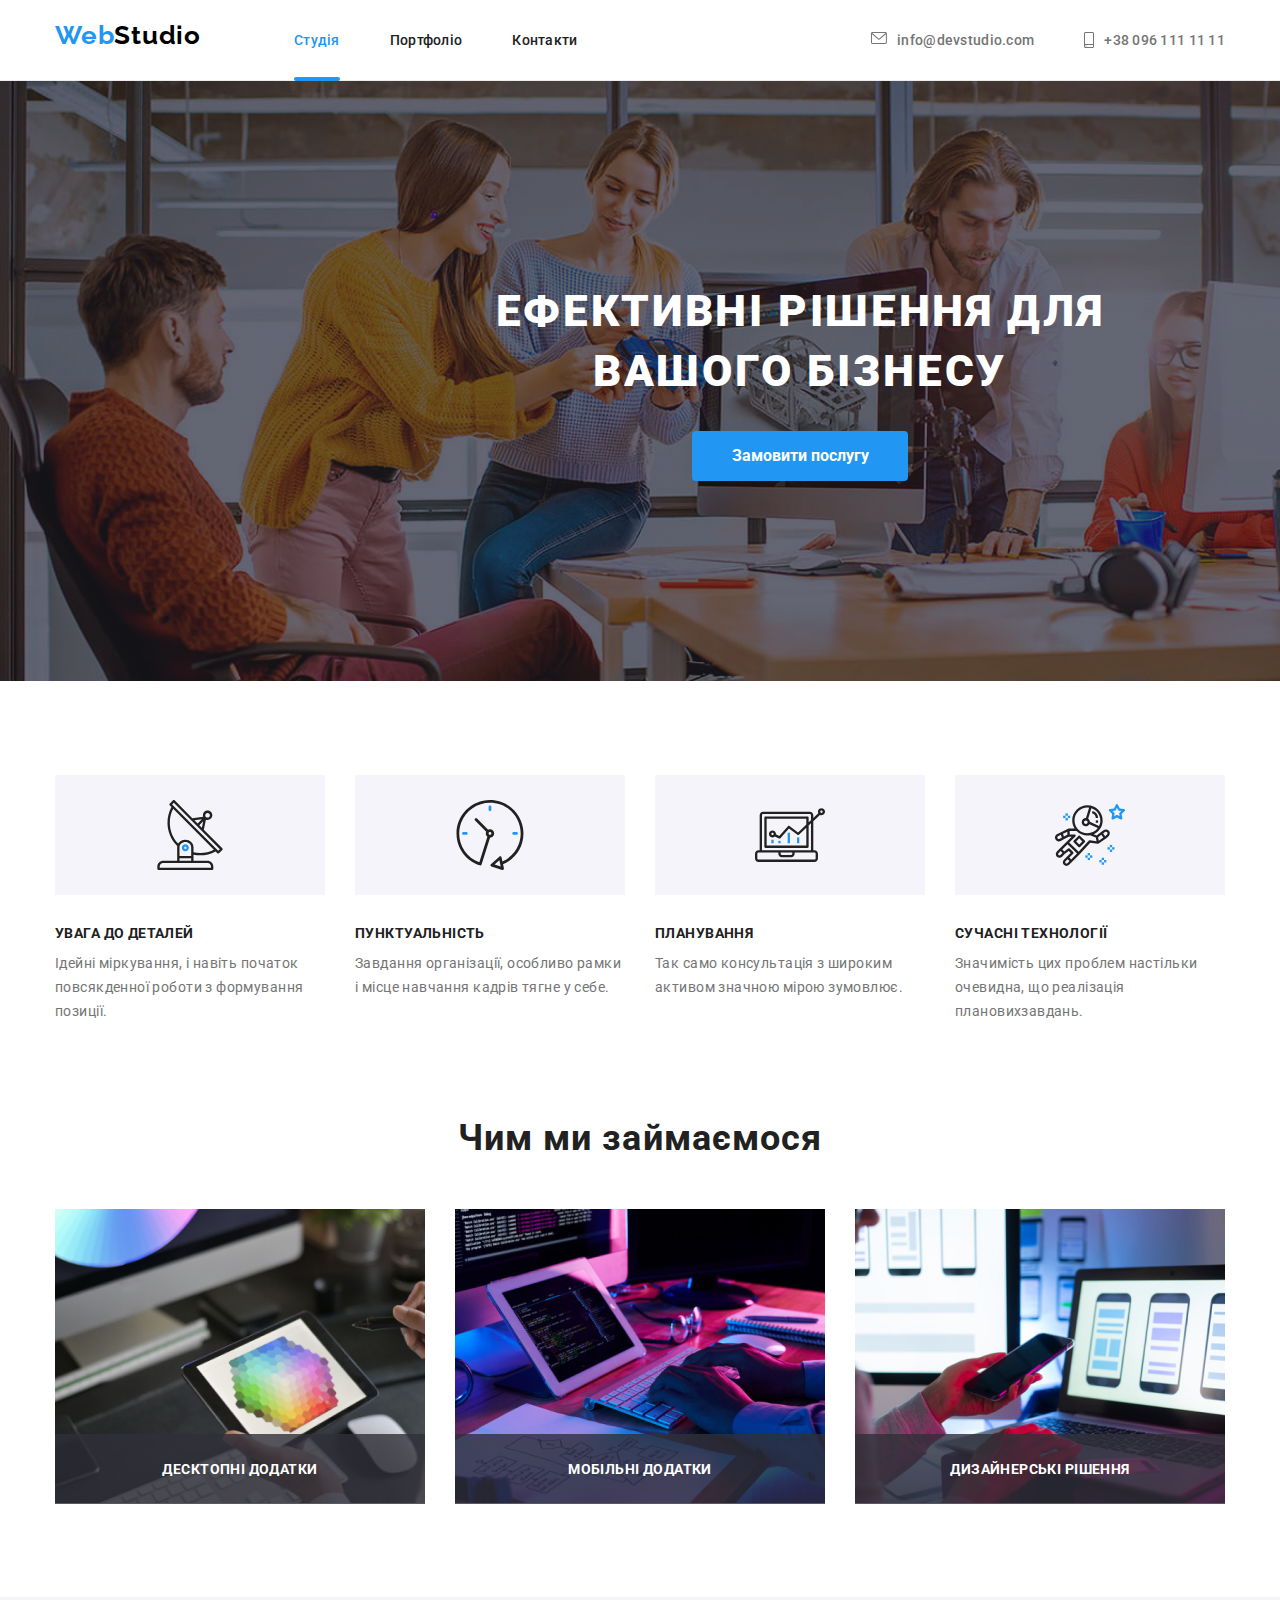
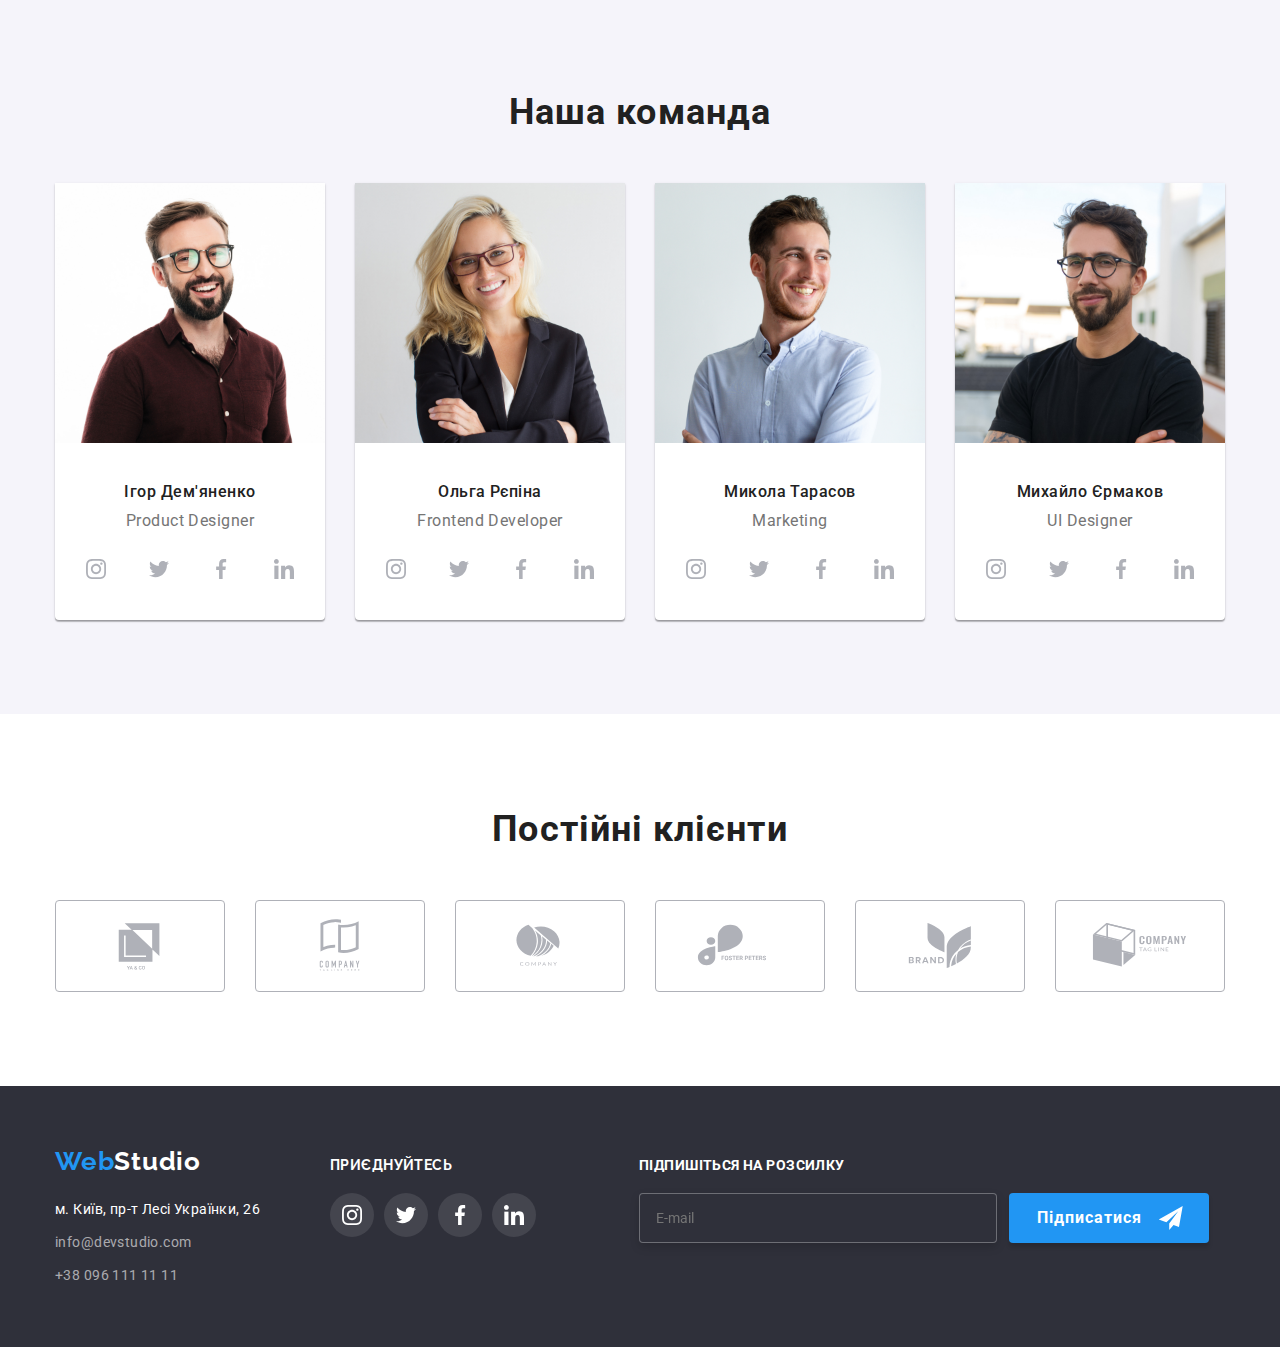
<file: index.html>
<!DOCTYPE html>
<html lang="uk">
  <head>
    <meta charset="UTF-8" />
    <meta http-equiv="X-UA-Compatible" content="IE=edge" />
    <meta name="viewport" content="width=device-width, initial-scale=1.0" />
    <title>WebStudio</title>
    <link
      href="https://fonts.googleapis.com/css2?family=Raleway:wght@700&family=Roboto:wght@400;500;700;900&display=swap"
      rel="stylesheet"
    />
    <link rel="preconnect" href="https://fonts.googleapis.com" />
    <link rel="preconnect" href="https://fonts.gstatic.com" crossorigin />
    <link
      rel="stylesheet"
      href="https://cdnjs.cloudflare.com/ajax/libs/modern-normalize/1.1.0/modern-normalize.css"
      integrity="sha512-Y0MM+V6ymRKN2zStTqzQ227DWhhp4Mzdo6gnlRnuaNCbc+YN/ZH0sBCLTM4M0oSy9c9VKiCvd4Jk44aCLrNS5Q=="
      crossorigin="anonymous"
      referrerpolicy="no-referrer"
    />
    <link rel="stylesheet" href="./css/styles.css" />
  </head>
  <body>
    <header class="header-title">
      <div class="container nav">
        <nav class="nav-studio">
          <a href="/" class="link link-webstudio"
            ><span class="logo-web">Web</span
            ><span class="logo-studio">Studio</span></a
          >

          <ul class="site-nav item">
            <li class="item"><a href="./index.html" class="current link">Студія</a></li>
            <li class="item">
              <a href="./portfolio.html" class="link">Портфоліо</a>
            </li>
            <li class="item"><a href="" class="link">Контакти</a></li>
          </ul>
          <ul class="auth-nav">
            <li class="item">
              <a href="mailto:info@devstudio.com" class="link">
                <svg class="icon-mail" width="16" height="12">
                  <use href="./img/svg cartoons/symbol-defs.svg#icon-envelope"></use>
                </svg>
                info@devstudio.com</a
              >
            </li>
            <li class="item">
              <a  href="tel:+380961111111" class="link">
                <svg class="icon-tel" width="10" height="16">
                  <use href="./img/svg cartoons/symbol-defs.svg#icon-smartphone"></use>
                </svg>
                +38 096 111 11 11</a
              >
            </li>
          </ul>
        </nav>
      </div>
    </header>

    <main>
      <!-- Hero -->
      <section class="section hero">
        <div class="container-hero">
          <h1 class="hero-title">
            Ефективні рішення для <br />
            вашого бізнесу
          </h1>
          <button type="button" class="button" data-modal-open>Замовити послугу</button>
        </div>
      </section>

      <!-- advantages -->

      <section class="section advantages">
        <h2 class="advantages hidden-title">Переваги</h2>
        <div class="advantages container">
          <ul class="advantages-list">
            <li class="item">
              <div class="adv">
              <svg class="accent-adv" width="70px" height="70px"><use class="avdantage-icon" href="./img/svg cartoons/symbol-defs.svg#icon-antenna"></use></svg></div>
              <h3 class="title advantages-title">УВАГА ДО ДЕТАЛЕЙ</h3>
              <p class="title-list advantages-text">
                Ідейні міркування, і навіть початок повсякденної роботи з
                формування позиції.
              </p>
            </li>
            <li class="item">
              <div class="adv">
              <svg class="accent-adv" width="70px" height="70px"><use class="avdantage-icon" href="./img/svg cartoons/symbol-defs.svg#icon-clock"></use></svg></div>
              <h3 class="title advantages-title">ПУНКТУАЛЬНІСТЬ</h3>
              <p class="title-list advantages-text">
                Завдання організації, особливо рамки і місце навчання кадрів
                тягне у себе.
              </p>
            </li>
            <li class="item">
              <div class="adv">
              <svg class="accent-adv" width="70px" height="70px"><use class="avdantage-icon" href="./img/svg cartoons/symbol-defs.svg#icon-diagram"></use></svg></div>
              <h3 class="title advantages-title">ПЛАНУВАННЯ</h3>
              <p class="title-list advantages-text">
                Так само консультація з широким активом значною мірою зумовлює.
              </p>
            </li>
            <li class="item">
              <div class="adv">
              <svg class="accent-adv" width="70px" height="70px" ><use class="avdantage-icon" href="./img/svg cartoons/symbol-defs.svg#icon-astronaut"></use></svg></div>
              <h3 class="title advantages-title">СУЧАСНІ ТЕХНОЛОГІЇ</h3>
              <p class="title-list advantages-text">
                Значимість цих проблем настільки очевидна, що реалізація
                плановихзавдань.
              </p>
            </li>
          </ul>
        </div>
      </section>
      <!-- what we do -->
      <section class="section">
        <div class="what-wedo container">
          <h2 class="what-wedo">Чим ми займаємося</h2>  
          <ul class="what-wedo-list">
            <li class="item">
              <img
                class="link"
                src="./img/colourselection.jpg"
                alt="Верстка для пк"
                width="370"
              />
              <div class="develop-overlay">
                Десктопні додатки
              </div>
            </li>
            <li class="item">
              <img
                class="link"
                src="./img/deskoffice.jpg"
                alt="Верстка для тел"
                width="370"
              />
              <div class="develop-overlay">
                Мобільні додатки
              </div>
            </li>
            <li class="item">
              <img
                class="link"
                src="./img/developapp.jpg"
                alt="Верстка для планшета"
                width="370"
              />
              <div class="develop-overlay">
                Дизайнерські рішення
              </div>
            </li>
          </ul>
        </div>
      </section>
      <!-- our team -->
      <section class="section color">
        <div class="team container">
          <h2 class="team">Наша команда</h2>
          <ul class="team-list">
            <li class="item">
              <img
                class="item-img"
                src="./img/ourteam/designer.jpg"
                alt="developer"
                width="270"
              />
              <div class="item-about">
                <h3 class="title team-title">Ігор Дем'яненко</h3>
                <p class="title-list team-title-list">Product Designer</p>
                <ul class="list-link">
                  <li>
                      <a class="accent" href="#">
                      <svg class="accent-item" width="20px" height="20px">
                        <use
                          class="icon-about"
                          href="./img/svg cartoons/symbol-defs.svg#icon-instagram"
                        ></use>
                      </svg>
                      </a>
                  </li>
                  <li>
                      <a class="accent" href="#">
                      <svg class="accent-item" width="20px" height="20px">
                        <use
                          href="./img/svg cartoons/symbol-defs.svg#icon-twitter"
                        ></use>
                      </svg>
                      </a>
                  </li>
                  <li>
                      <a class="accent" href="#">
                      <svg class="accent-item" width="20px" height="20px">
                        <use
                          href="./img/svg cartoons/symbol-defs.svg#icon-facebook"
                        ></use>
                      </svg>
                      </a>
                  </li>
                  <li>
                      <a class="accent" href="#">
                      <svg class="accent-item" width="20px" height="20px">
                        <use
                          href="./img/svg cartoons/symbol-defs.svg#icon-linkedin"
                        ></use>
                      </svg>
                    </a>
                  </li>
                </ul>
              </div>
            </li>
            <li class="item">
              <img
                class="item-img"
                src="./img/ourteam/developer.jpg"
                alt="developer"
                width="270"
              />
              <div class="item-about">
                <h3 class="title team-title">Ольга Рєпіна</h3>
                <p class="title-list team-title-list">Frontend Developer</p>
                <ul class="list-link">
                  <li>
                      <a class="accent" href="#">
                      <svg class="accent-item" width="20px" height="20px">
                        <use
                          class="icon-about"
                          href="./img/svg cartoons/symbol-defs.svg#icon-instagram"
                        ></use>
                      </svg>
                      </a>
                  </li>
                  <li>
                      <a class="accent" href="#">
                      <svg class="accent-item" width="20px" height="20px">
                        <use
                          href="./img/svg cartoons/symbol-defs.svg#icon-twitter"
                        ></use>
                      </svg>
                      </a>
                  </li>
                  <li>
                      <a class="accent" href="#">
                      <svg class="accent-item" width="20px" height="20px">
                        <use
                          href="./img/svg cartoons/symbol-defs.svg#icon-facebook"
                        ></use>
                      </svg>
                      </a>
                  </li>
                  <li>
                      <a class="accent" href="#">
                      <svg class="accent-item" width="20px" height="20px">
                        <use
                          href="./img/svg cartoons/symbol-defs.svg#icon-linkedin"
                        ></use>
                      </svg>
                    </a>
                  </li>
                </ul>
              </div>
            </li>
            <li class="item">
              <img
                class="item-img"
                src="./img/ourteam/marketing.jpg"
                alt="developer"
                width="270"
              />
              <div class="item-about">
                <h3 class="title team-title">Микола Тарасов</h3>
                <p class="title-list team-title-list">Marketing</p>
                <ul class="list-link">
                  <li>
                      <a class="accent" href="#">
                      <svg class="accent-item" width="20px" height="20px">
                        <use
                          class="icon-about"
                          href="./img/svg cartoons/symbol-defs.svg#icon-instagram"
                        ></use>
                      </svg>
                      </a>
                  </li>
                  <li>
                      <a class="accent" href="#">
                      <svg class="accent-item" width="20px" height="20px">
                        <use
                          href="./img/svg cartoons/symbol-defs.svg#icon-twitter"
                        ></use>
                      </svg>
                      </a>
                  </li>
                  <li>
                      <a class="accent" href="#">
                      <svg class="accent-item" width="20px" height="20px">
                        <use
                          href="./img/svg cartoons/symbol-defs.svg#icon-facebook"
                        ></use>
                      </svg>
                      </a>
                  </li>
                  <li>
                      <a class="accent" href="#">
                      <svg class="accent-item" width="20px" height="20px">
                        <use
                          href="./img/svg cartoons/symbol-defs.svg#icon-linkedin"
                        ></use>
                      </svg>
                    </a>
                  </li>
                </ul>
              </div>
            </li>
            <li class="item">
              <img
                class="item-img"
                src="./img/ourteam/uidesigner.jpg"
                alt="developer"
                width="270"
              />
              <div class="item-about">
                <h3 class="title team-title">Михайло Єрмаков</h3>
                <p class="title-list team-title-list">UI Designer</p>
                <ul class="list-link">
                  <li>
                      <a class="accent" href="#">
                      <svg class="accent-item" width="20px" height="20px">
                        <use
                          class="icon-about"
                          href="./img/svg cartoons/symbol-defs.svg#icon-instagram"
                        ></use>
                      </svg>
                      </a>
                  </li>
                  <li>
                      <a class="accent" href="#">
                      <svg class="accent-item" width="20px" height="20px">
                        <use
                          href="./img/svg cartoons/symbol-defs.svg#icon-twitter"
                        ></use>
                      </svg>
                      </a>
                  </li>
                  <li>
                      <a class="accent" href="#">
                      <svg class="accent-item" width="20px" height="20px">
                        <use
                          href="./img/svg cartoons/symbol-defs.svg#icon-facebook"
                        ></use>
                      </svg>
                      </a>
                  </li>
                  <li>
                      <a class="accent" href="#">
                      <svg class="accent-item" width="20px" height="20px">
                        <use
                          href="./img/svg cartoons/symbol-defs.svg#icon-linkedin"
                        ></use>
                      </svg>
                    </a>
                  </li>
                </ul> 
                </div>
      </section>
      <!-- Clients -->
      <section class="clients">
        <div class="container">
          <h2 class="client-hero">Постійні клієнти</h2>
          <ul class="clients-nav">
          <li class="clients-list"><a class="clients-icon"><svg class="nav-icon" widht="106px" height="60px"><use href="./img/svg cartoons/symbol-defs.svg#logo1"></use></svg></a></li>
          <li class="clients-list"><a class="clients-icon"><svg class="nav-icon" widht="106px" height="60px"><use href="./img/svg cartoons/symbol-defs.svg#logo2"></use></svg></a></li>
          <li class="clients-list"><a class="clients-icon"><svg class="nav-icon" widht="106px" height="60px"><use href="./img/svg cartoons/symbol-defs.svg#logo3"></use></svg></a></li>
          <li class="clients-list"><a class="clients-icon"><svg class="nav-icon" widht="106px" height="60px"><use href="./img/svg cartoons/symbol-defs.svg#logo4"></use></svg></a></li>
          <li class="clients-list"><a class="clients-icon"><svg class="nav-icon" widht="106px" height="60px"><use href="./img/svg cartoons/symbol-defs.svg#logo5"></use></svg></a></li>
          <li class="clients-list"><a class="clients-icon"><svg class="nav-icon" widht="106px" height="60px"><use href="./img/svg cartoons/symbol-defs.svg#logo6"></use></svg></a></li>
          <ul></ul>
        </div>
      </section>
    </main>
    <footer class="footer">
      <!-- Contacts -->
      <div class="container">
        <div class="container-footer">
        <address class="adress">
          <div class="footer-adress">
            <a href="/" class="link footer-webstudio"
              ><span class="logo-web">Web</span
              ><span class="logo-studiow">Studio</span></a
            >
            <ul>
              <li>
                <a
                  href="https://goo.gl/maps/YuukakYjtsfFpN2J7"
                  class="adress-town link"
                  >м. Київ, пр-т Лесі Українки, 26</a
                >
              </li>
              <li>
                <a href="mailto:info@devstudio.com" class="adress-mail link"
                  >info@devstudio.com</a
                >
              </li>
              <li>
                <a href="tel:+380961111111" class="adress-tel link"
                  >+38 096 111 11 11</a
                >
              </li>
            </ul>
          </div>
        </address>
        <div class="footer-link">
          <h class="title-link">приєднуйтесь</h>
          <ul class="list-footer-link">
            <li class="border">
              <a href="#" class="border-img">
              <svg class="border-color" width="20px" height="20px">
                <use href="./img/svg cartoons/symbol-defs.svg#icon-instagram"></use>
              </svg>
              </a>
            </li>
            <li class="border">
              <a href="#" class="border-img">
              <svg class="border-color" width="20px" height="20px">
                <use href="./img/svg cartoons/symbol-defs.svg#icon-twitter"></use>
              </svg>
              </a>
            </li>
            <li class="border">
              <a href="" class="border-img">
              <svg class="border-color" width="20px" height="20px">
                <use
                  href="./img/svg cartoons/symbol-defs.svg#icon-facebook"
                ></use>
              </svg>
              </a>
            </li>
            <li class="border">
              <a href="" class="border-img">
              <svg class="border-color" width="20px" height="20px">
                <use
                  href="./img/svg cartoons/symbol-defs.svg#icon-linkedin"
                ></use>
              </svg>
              </a>  
            </li>
          </ul>
        </div>
        <div class="footer-email">
          <p class="footer-label">Підпишіться на розсилку</p> 
          <form name="form-footer" class="form-footer">
          <input name="footer-mail" id="footer-mail" type="email" placeholder="E-mail" class="footer-input"></textarea>
          <button type="submit" class="footer-button">Підписатися <svg widht="24" height="24" class="icon-send"><use href="./img/svg cartoons/symbol-defs.svg#icon-send"></use></svg></button>
          </form>
        </div>
        
      </div>
    </footer>
    <div class="modal-backdrop is-hidden" data-modal>
      <div class="modal">
        <button class="close-sign" data-modal-close><svg class="modal-button" widht="18px" height="18px"><use href="./img/svg cartoons/symbol-defs.svg#icon-close"></use></svg></button>
        <form name="form-reg" class="modal-form">
          <p class="form-hero">Залиште свої дані, ми вам передзвонимо</p>
          <div class="input-line"><label for="user-name" class="modal-lable"><span>Ім'я</span></label>
            <div class="input-wrapper"><input  id="user-name" name="user-name" type="text"  class="input-reg"><svg class="form-icons" widht="12" height="12"><use href="./img/svg cartoons/symbol-defs.svg#icon-vector1"></use></svg></div>
          </div>
          <div class="input-line"><label for="user-tel" class="modal-lable"><span>Телефон</span></label>
            <div class="input-wrapper"><input id="user-tel" name="user-tel" type="tel" class="input-reg"><svg class="form-icons" widht="13" height="13"><use href="./img/svg cartoons/symbol-defs.svg#icon-vector2"></use></svg></div>
          </div>
          <div class="input-line"><label for="user-email" class="modal-lable"><span>Пошта</span></label>
            <div class="input-wrapper"><input id="user-email" name="user-email" type="email" class="input-reg"><svg class="form-icons" widht="15" height="12"><use href="./img/svg cartoons/symbol-defs.svg#icon-vector3"></use></svg></div>
          </div>
          <div class="input-line">
            <label for="comment" class="modal-lable">Коментар</label>
          <textarea name="comment" id="comment"  class="modal-area" placeholder="Введіть текст"></textarea>
          <div class="input-line check-line">
            <input type="checkbox" id="checkbox-agree" name="checkbox-agree" value="agree" class="hidden-title"> 
            <label for="checkbox-agree" class="checkbox-agree"
              >Погоджуюся з розсилкою та приймаю
              <a href="" class="link-modal">Умови договору</a></label>
              <button class="submit" type="submit">Відправити</button>   
          </div>
         
        </form>
      </div>
    </div>
    <script src="./js/modal.js"></script>
  </body>
</html>
</file>
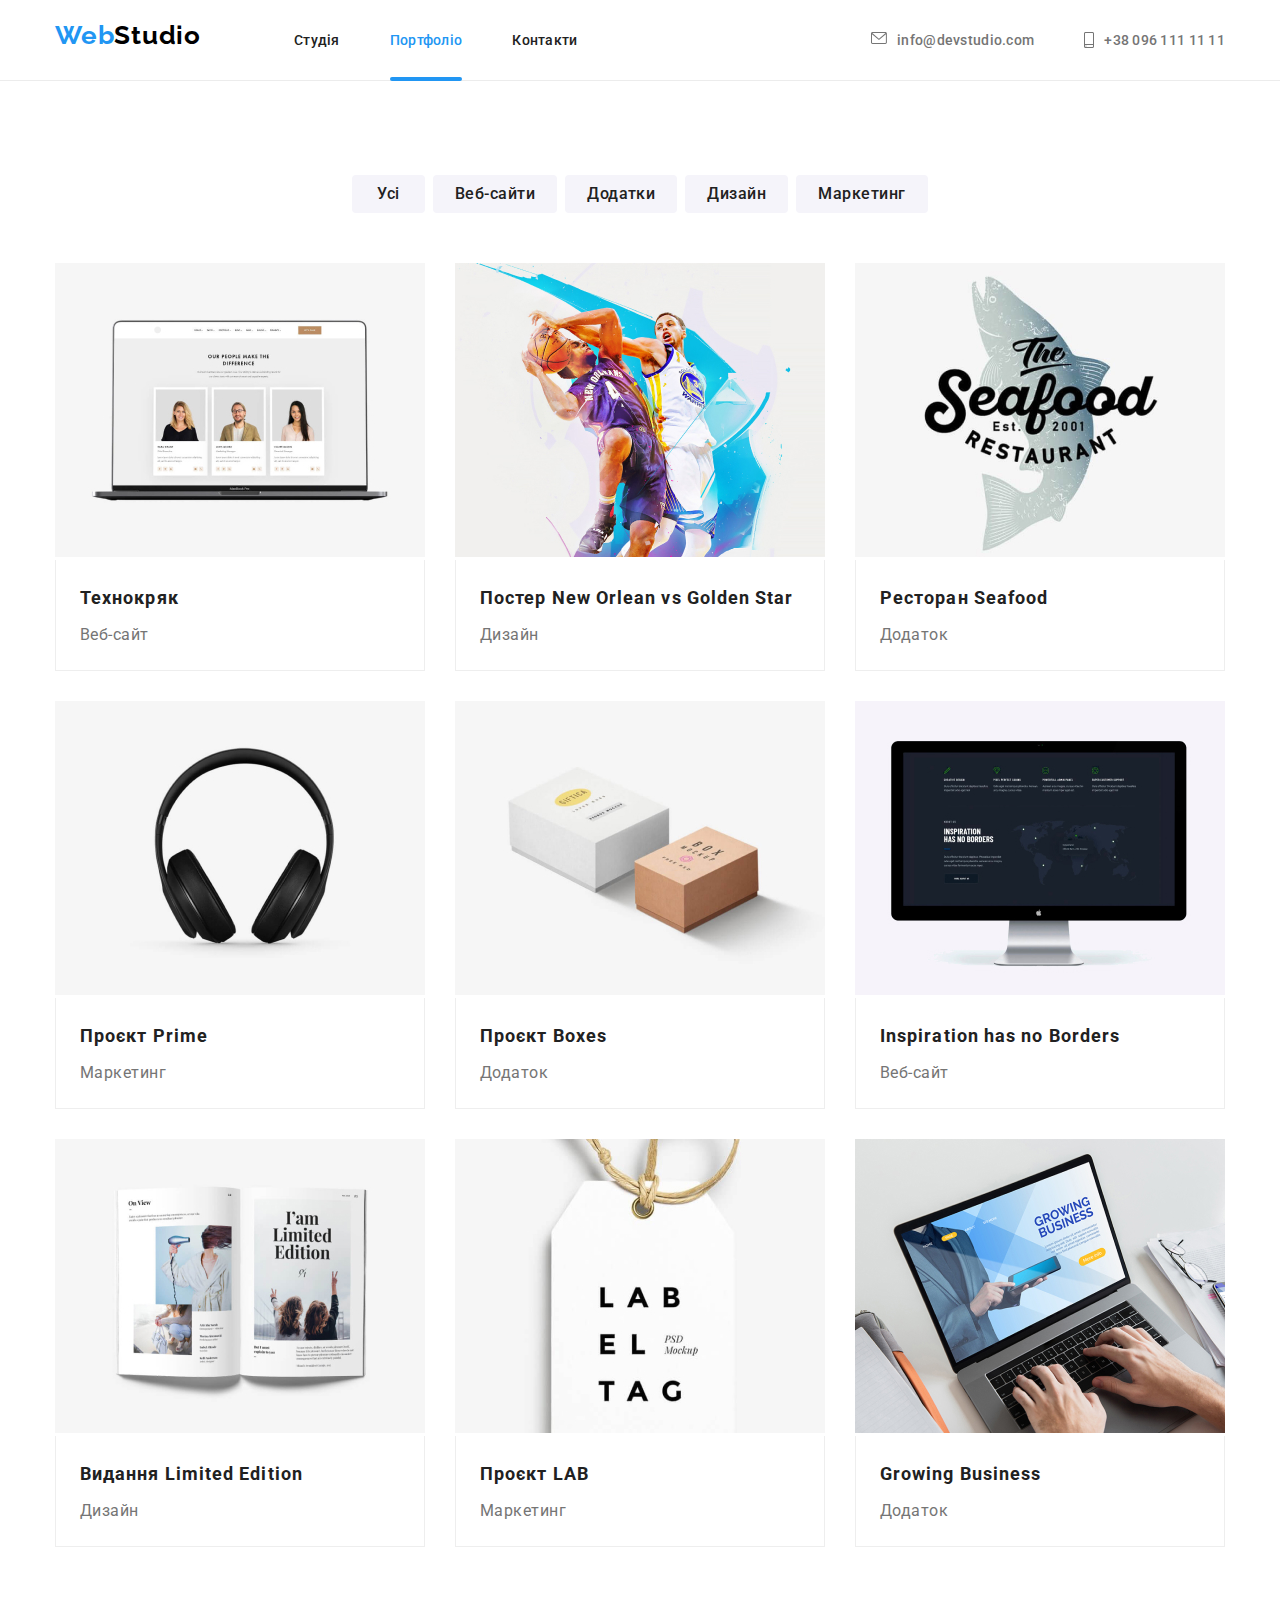
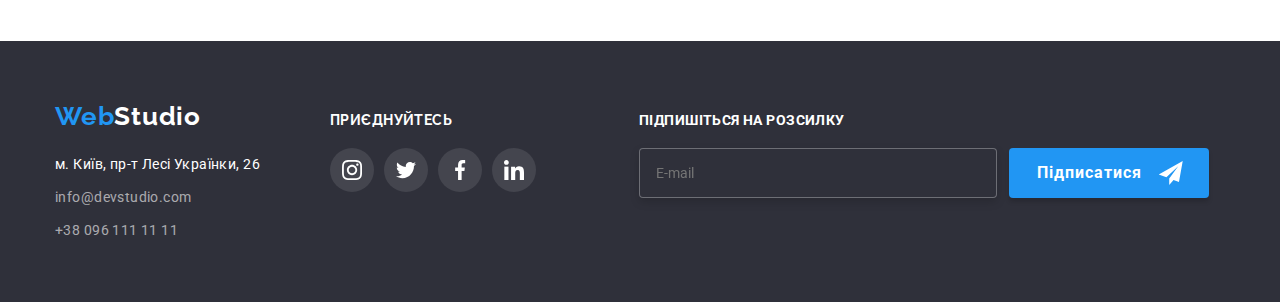
<file: portfolio.html>
<!DOCTYPE html>
<html lang="uk">
  <head>
    <meta charset="UTF-8" />
    <meta http-equiv="X-UA-Compatible" content="IE=edge" />
    <meta name="viewport" content="width=device-width, initial-scale=1.0" />
    <title>WebStudio</title>
    <link
      href="https://fonts.googleapis.com/css2?family=Raleway:wght@700&family=Roboto:wght@400;500;700;900&display=swap"
      rel="stylesheet"
    />
    <link
      rel="stylesheet"
      href="https://cdnjs.cloudflare.com/ajax/libs/modern-normalize/1.1.0/modern-normalize.css"
      integrity="sha512-Y0MM+V6ymRKN2zStTqzQ227DWhhp4Mzdo6gnlRnuaNCbc+YN/ZH0sBCLTM4M0oSy9c9VKiCvd4Jk44aCLrNS5Q=="
      crossorigin="anonymous"
      referrerpolicy="no-referrer"
    />
    <link rel="stylesheet" href="./css/styles.css" />
  </head>
  <body>
    <header class="header-title">
      <div class="container nav">
        <nav class="nav-studio">
          <a href="/" class="link link-webstudio"
            ><span class="logo-web">Web</span
            ><span class="logo-studio">Studio</span></a
          >

          <ul class="site-nav item">
            <li class="item"><a href="./index.html" class="link">Студія</a></li>
            <li class="item">
              <a href="./portfolio.html" class="current link">Портфоліо</a>
            </li>
            <li class="item"><a href="" class="link">Контакти</a></li>
          </ul>
          <ul class="auth-nav">
            <li class="item">
              <a href="mailto:info@devstudio.com" class="link">
                <svg class="icon-mail" width="16" height="12">
                  <use href="./img/svg cartoons/symbol-defs.svg#icon-envelope"></use>
                </svg>
                info@devstudio.com</a
              >
            </li>
            <li class="item">
              <a  href="tel:+380961111111" class="link">
                <svg class="icon-tel" width="10" height="16">
                  <use href="./img/svg cartoons/symbol-defs.svg#icon-smartphone"></use>
                </svg>
                +38 096 111 11 11</a
              >
            </li>
          </ul>
        </nav>
      </div>
    </header>
    <main>
      <section class="section">
        <!-- Фільтр робіт -->
        <h1 class="hidden-title">Наші роботи</h1>
        <div class="container">
          <ul class="filter">
          <li class="item">
            <button type="button" class="filter-list item1">Усі</button>
          </li>
          <li class="item">
            <button type="button" class="filter-list item2">Веб-сайти</button>
          </li>
          <li class="item">
            <button type="button" class="filter-list item2">Додатки</button>
          </li>
          <li class="item">
            <button type="button" class="filter-list item2">Дизайн</button>
          </li>
          <li class="item">
            <button type="button" class="filter-list item2">Маркетинг</button>
          </li>
        </ul>
        <!-- Наші роботи -->

        <ul class="works-list">
          <li class="item3">
            <a class="link" href="#">
              <div class="img-wrapper">
              <img class="item"
                src="./img/imgmaket/img1.jpg"
                alt="Розробники"
                width="370">
                <div class="item-description">Ресурс пропонує комплексні пропозиції з різним рівнем функціоналу та сервісів. Все це дозволить відвідувачу отримати вичерпні відомості про компанію чи приватну особу.</div></div>
              <div class="work-list-about"><h2 class="title work-list-title">Технокряк</h2>
              <p class="title-list work-text">Веб-сайт</p></div></a
            >
              
          </li>
          <li class="item3">
            <a class="link" href="#"
              > <div class="img-wrapper"><img class="item"
                src="./img/imgmaket/img2.jpg"
                alt="Баскетболісти"
                width="370"
              />
              <div class="item-description">Ресурс пропонує комплексні пропозиції з різним рівнем функціоналу та сервісів. Все це дозволить відвідувачу отримати вичерпні відомості про компанію чи приватну особу.</div></div>
              <div class="work-list-about"><h2 class="title work-list-title">
                Постер New Orlean vs Golden Star
              </h2>
              <p class="title-list work-text">Дизайн</p></div></a>  
          </li>
          <li class="item3">
            <a class="link" href="#"
              > <div class="img-wrapper"><img class="item"
                src="./img/imgmaket/img3.jpg"
                alt="Картинка ресторана"
                width="370"
              />
              <div class="item-description">Ресурс пропонує комплексні пропозиції з різним рівнем функціоналу та сервісів. Все це дозволить відвідувачу отримати вичерпні відомості про компанію чи приватну особу.</div></div>
              <div class="work-list-about"><h2 class="title work-list-title">Ресторан Seafood</h2>
              <p class="title-list work-text">Додаток</p></div></a>
              
          </li>
          <li class="item3">
            <a class="link" href="#"
              > <div class="img-wrapper"><img class="item"
                src="./img/imgmaket/img4.jpg"
                alt="Навушники"
                width="370"
              />
              <div class="item-description">Ресурс пропонує комплексні пропозиції з різним рівнем функціоналу та сервісів. Все це дозволить відвідувачу отримати вичерпні відомості про компанію чи приватну особу.</div></div>
              <div class="work-list-about"><h2 class="title work-list-title">Проєкт Prime</h2>
              <p class="title-list work-text">Маркетинг</p></div></a>
            
              
          </li>
          <li class="item3">
            <a class="link" href="#"
              > <div class="img-wrapper"><img class="item"
                src="./img/imgmaket/img5.jpg"
                alt="Дві коробки"
                width="370"
              />
              <div class="item-description">Ресурс пропонує комплексні пропозиції з різним рівнем функціоналу та сервісів. Все це дозволить відвідувачу отримати вичерпні відомості про компанію чи приватну особу.</div></div>
              <div class="work-list-about"><h2 class="title work-list-title">Проєкт Boxes</h2>
              <p class="title-list work-text">Додаток</p></div></a>
          </li>
          <li class="item3">
            <a class="link" href="#"
              > <div class="img-wrapper"><img class="item" src="./img/imgmaket/img6.jpg" alt="Монітор" width="370" />
                <div class="item-description">Ресурс пропонує комплексні пропозиції з різним рівнем функціоналу та сервісів. Все це дозволить відвідувачу отримати вичерпні відомості про компанію чи приватну особу.</div></div>
              <div class="work-list-about"><h2 class="title work-list-title">Inspiration has no Borders</h2>
              <p class="title-list work-text">Веб-сайт</p></div></a>
              
          </li>
          <li class="item3">
            <a class="link" href="#"
              > <div class="img-wrapper"><img class="item" src="./img/imgmaket/img7.jpg" alt="Книга" width="370" />
                <div class="item-description">Ресурс пропонує комплексні пропозиції з різним рівнем функціоналу та сервісів. Все це дозволить відвідувачу отримати вичерпні відомості про компанію чи приватну особу.</div></div>
              <div class="work-list-about"><h2 class="title work-list-title">Видання Limited Edition</h2>
              <p class="title-list work-text">Дизайн</p></div></a>
              
          </li>
          <li class="item3">
            <a class="link" href="#"
              > <div class="img-wrapper"><img class="item" src="./img/imgmaket/img8.jpg" alt="Ярлик" width="370" />
                <div class="item-description">Ресурс пропонує комплексні пропозиції з різним рівнем функціоналу та сервісів. Все це дозволить відвідувачу отримати вичерпні відомості про компанію чи приватну особу.</div></div>
              <div class="work-list-about"><h2 class="title work-list-title">Проєкт LAB</h2>
              <p class="title-list work-text">Маркетинг</p></div></a>
              
          </li>
          <li class="item3">
            <a class="link" href="#"
              > <div class="img-wrapper"><img class="item3" src="./img/imgmaket/img9.jpg" alt="Ноутбук" width="370" />
                <div class="item-description">Ресурс пропонує комплексні пропозиції з різним рівнем функціоналу та сервісів. Все це дозволить відвідувачу отримати вичерпні відомості про компанію чи приватну особу.</div></div>
              <div class="work-list-about"><h2 class="title work-list-title">Growing Business</h2>
              <p class="title-list work-text">Додаток</p></div></a>
              
          </li>
        </ul>
        </div>
      </section>
    </main>
    <footer class="footer">
      <!-- Contacts -->
      <div class="container">
        <div class="container-footer">
        <address class="adress">
          <div class="footer-adress">
            <a href="/" class="link footer-webstudio"
              ><span class="logo-web">Web</span
              ><span class="logo-studiow">Studio</span></a
            >
            <ul>
              <li>
                <a
                  href="https://goo.gl/maps/YuukakYjtsfFpN2J7"
                  class="adress-town link"
                  >м. Київ, пр-т Лесі Українки, 26</a
                >
              </li>
              <li>
                <a href="mailto:info@devstudio.com" class="adress-mail link"
                  >info@devstudio.com</a
                >
              </li>
              <li>
                <a href="tel:+380961111111" class="adress-tel link"
                  >+38 096 111 11 11</a
                >
              </li>
            </ul>
          </div>
        </address>
        <div class="footer-link">
          <h class="title-link">приєднуйтесь</h>
          <ul class="list-footer-link">
            <li class="border">
              <a href="#" class="border-img">
              <svg class="border-color" width="20px" height="20px">
                <use href="./img/svg cartoons/symbol-defs.svg#icon-instagram"></use>
              </svg>
              </a>
            </li>
            <li class="border">
              <a href="#" class="border-img">
              <svg class="border-color" width="20px" height="20px">
                <use href="./img/svg cartoons/symbol-defs.svg#icon-twitter"></use>
              </svg>
              </a>
            </li>
            <li class="border">
              <a href="" class="border-img">
              <svg class="border-color" width="20px" height="20px">
                <use
                  href="./img/svg cartoons/symbol-defs.svg#icon-facebook"
                ></use>
              </svg>
              </a>
            </li>
            <li class="border">
              <a href="" class="border-img">
              <svg class="border-color" width="20px" height="20px">
                <use
                  href="./img/svg cartoons/symbol-defs.svg#icon-linkedin"
                ></use>
              </svg>
              </a>  
            </li>
          </ul>
        </div>
        <div class="footer-email">
          <p class="footer-label">Підпишіться на розсилку</p> 
          <form name="form-footer" class="form-footer">
          <input name="footer-mail" id="footer-mail" type="email" placeholder="E-mail" class="footer-input"></textarea>
          <button type="submit" class="footer-button">Підписатися <svg widht="24" height="24" class="icon-send"><use href="./img/svg cartoons/symbol-defs.svg#icon-send"></use></svg></button>
          </form>
        </div>
        </div>
      </div>
    </footer>
  </body>
</html>
</file>
<file: css/styles.css>
:root {
    --primary-text-color: #757575;
    --secondary-text-color: #212121;
    --button-text-color: #ffffff;
    --accent-color: #2196f3;
    --hero-color: #2f303a;
    --icons-color: #AFB1B8;
    --timing-function: cubic-bezier(0.4, 0, 0.2, 1);
    
  }
   body {
        color: var(--primary-text-color);
        font-family: "Roboto", sans-serif;
        background-color: var(--button-text-color);
        font-size: 14px;
      }
      
      .container {
        width: 1200px;
        padding-left: 15px;
        padding-right: 15px;
        margin-left: auto;
        margin-right: auto;
        position: relative;
        
    
      }
     
      h1,
      h2,
      h3,
      h4,
      h5,
      h6,
      p,
      ul {
        margin-top: 0;
        margin-bottom: 0;
      }
      * {
        padding: 0;
      }
      
      .link {
        text-decoration: none;
        font-family: inherit;
      }
      
      
      ul {
        list-style: none;
      }
    
      

      /* nav */
      .header-title {
        background-color: #ffffff;
        border-bottom: 1px solid #ececec;
      }
      
      .header-title .container {
        border-width: 0 0 1px 0;
      }

      
      .link-webstudio {
      
        font-family: "Raleway", sans-serif;
        font-weight: 700;
        font-size: 26px;
        line-height: calc(31 / 26);
        letter-spacing: 0.03em;
      
        margin-right: 93px;
        padding-top: 20px;
        padding-bottom: 29px;
      }
      
      .logo-web {
        color: var(--accent-color);
      
        font-weight: 700;
      }
      
      .logo-studio {
        color: #000000;
      
        font-weight: 700;
      }
      
      .logo-studiow {
        color: var(--button-text-color);
      }
      
      .nav-studio,
      .nav-portfolio {
        display: flex;
        align-items: center;
      }
      
      .site-nav {
        display: flex;
      }
      
      .site-nav .item:not(:last-child) {
        margin-right: 50px;
      }
      
      .auth-nav {
        display: flex;
        margin-left: auto;
        text-align: center;
        justify-content: center;
      }
      
      .auth-nav .item:not(:last-child) {
        margin-right: 50px;
      }

      .icon-mail  {
        fill: currentColor;
        margin-right: 10px;
         
      }
      .icon-tel {
        fill: currentColor;
        margin-right: 10px;
      }
      .icon-mail:hover {
        fill: var(--accent-color);
      }
      
      .icon-tel:hover {
        fill: var(--accent-color);
      }
      .site-nav .link {
        padding-top: 32px;
        padding-bottom: 32px;
        display: block;
        font-weight: 500;
        line-height: calc(16 / 14);
        letter-spacing: 0.02em;
        color:var(--secondary-text-color);
        position: relative;
        transition: color 250ms cubic-bezier(0.4, 0, 0.2, 1);
      }
      .auth-nav .link {
        display: flex;
        color: var(--primary-text-color);
        font-weight: 500;
        line-height: calc(16 / 14);
        letter-spacing: 0.02em;
        transition: color 250ms cubic-bezier(0.4, 0, 0.2, 1);
      }
      
      .site-nav .current {
        color: var(--accent-color);
        position: relative;
      }

      .site-nav  .current::after {
        content: "";
        position: absolute;
        display: block;
        width: 100%;
        height: 4px;
        background-color: var(--accent-color);
        bottom: -1px;
        left: 0;
        border-radius: 4px; 
        /* transition: 250ms cubic-bezier(0.4, 0, 0.2, 1); */
        
      }
      .site-nav  .current:hover::after,
      .site-nav  .current:focus::after
      {
        opacity: 1;
        /* transition: 250ms cubic-bezier(0.4, 0, 0.2, 1); */
        
      }
      .site-nav .current {
        color: var(--accent-color);
      }
     
      
    
      .item .link:hover,
      .item .link:focus {
        color: var(--accent-color);
        transition: 250ms cubic-bezier(0.4, 0, 0.2, 1);
      }
      
      /* hero */
      .hero {
        margin-top: 0;
      
        background-color: var(--hero-color);
        text-align: center;
      }
      
      .section.hero {
        padding-top: 200px;
        padding-bottom: 200px;
       
      }
      .section.hero {
        background-image:linear-gradient( rgba(47,48,58,0.4),rgba(47,48,58,0.4)), url(../img/background.png);
        background-size: cover;
        background-color:var(--primary-text-color);
        background-repeat: no-repeat ;
        width: 1600px;
        margin-left: auto;
        margin-right: auto;

        
      }
      
      .hero-title {
        margin-bottom: 30px;
      
        color: var(--button-text-color);
      
        font-weight: 900;
        font-size: 44px;
        line-height: calc(60 / 44);
        letter-spacing: 0.06em;
        text-align: center;
        text-transform: uppercase
      }
    
      .button {
        display: inline;
        margin-left: auto;
        margin-right: auto;
        justify-content: center;
        align-items: center;
      
        color: var(--button-text-color);
        background-color: var(--accent-color);
        cursor: pointer;
      
        font-family: inherit;
        font-weight: 700;
        font-size: 16px;
        line-height: calc(30 / 16);
        width: 216px;
        height: 50px;
        border-radius: 4px;
        border: none;

      }
      
      .button:hover,
      .button:focus{
          background-color:  #188CE8;
          /* transition: 250ms cubic-bezier(0.4, 0, 0.2, 1); */
      }
      
      /* advantages */
      .hidden-title {
        position: absolute;
        width: 1px;
        height: 1px;
        margin: -1px;
        border: 0;
        padding: 0;
        white-space: nowrap;
        clip-path: inset(100%);
        clip: rect(0 0 0 0);
        overflow: hidden;
      }
      .section.advantages {
        padding-bottom: 0;
      }
      
      .title {
        color: var(--secondary-text-color);
      }
      
      .advantages-list {
        display: flex;
      }
      .advantages-list > .item:not(:last-child) {
        margin-right: 30px;
      }
      .advantages-list > .advantage-icon:not(:last-child) {
        margin-right: 30px;
      }
      .advantages-list  > .item {
        width: calc((100%-120px) / 4);
      }
     
      .advantage-icon:not(:last-child){
        margin-right: 0px;
      }
      
      .advantages-title {
        margin-bottom: 10px;
      
        font-size: 14px;
        line-height: calc(16 / 14);
        letter-spacing: 0.03em;
      }
      
      .work-list-title {
        font-size: 18px;
        line-height: calc(36 / 18);
        letter-spacing: 0.06em;
      }
      
      .title-list {
        color: var(--primary-text-color);
      }
      
      .advantages-text {
        line-height: calc(24 / 14);
        letter-spacing: 0.03em;
      }
      
      .work-text {
        font-size: 16px;
        line-height: calc(30 / 16);
        letter-spacing: 0.03em;
      }
   
      .adv {
        background-color: #F5F4FA;
        display: flex;
        margin-bottom: 30px;
        width: 270px;
        height: 120px;
        align-items:center;
        justify-content: center;
      }
  
      
      /* what we do */
      .what-wedo {
        color: var(--secondary-text-color);
      
        font-size: 36px;
        line-height: calc(42 / 36);
        text-align: center;
        letter-spacing: 0.03em;
      }
      
      .what-wedo-list {
        display: flex;
        position: relative;
      }
      h2.what-wedo {
        margin-bottom: 50px;
      }
      
      .what-wedo .link {
        display: block;
        width: 100%;
        height: auto;
        position: relative;
      }
      
      .what-wedo-list > .item:not(:last-child) {
        margin-right: 30px;
      }
      
      .what-wedo-list > .item {
        width: 370px;
      }
      .develop-overlay {
        font-family: 'Roboto';
        font-style: normal;
        font-weight: 700;
        font-size: 14px;
        line-height: 16px;
        text-align: center;
        letter-spacing: 0.03em;
        text-transform: uppercase;
        background-color: rgba(47, 48, 58, 0.8);
        width: 370px;
        height: 70px;
        color: #FFFFFF;
        display: flex;
        align-items: center;
        justify-content: center;
        position: absolute;
        top: 225px;
        
       }
      
      /* our team */
      
      h2.team {
        margin-top: 94;
        margin-bottom: 50px;
      }
      .team {
        color: var(--secondary-text-color);
      
        font-size: 36px;
        line-height: calc(42 / 36);
        text-align: center;
        letter-spacing: 0.03em;
      }
      
      .section {
        padding: 94px 0;
       
      }

      .section.color {
        background-color: #F5F4FA;
      }
      
      .team-title {
        font-weight: 500;
        font-size: 16px;
        line-height: calc(19 / 16);
        text-align: center;
        letter-spacing: 0.03em;
      
        margin-bottom: 10px;
      }
      .team-list {
        display: flex;
      }
      
      .team-list > .item {
        width: 270px;
        box-shadow: 0px 1px 3px rgba(0, 0, 0, 0.12), 0px 1px 1px rgba(0, 0, 0, 0.14), 0px 2px 1px rgba(0, 0, 0, 0.2);
        border-radius: 0px 0px 4px 4px;
        background-color: var(--button-text-color);
      }
      
      .team-list .item-about {
        padding-top: 30px;
        /* padding-bottom: 30px; */
      }
    .accent {
      fill: var(--icons-color);
      background-color: #FFFFFF;
      display: block;
      border-radius: 50%;
      width: 44px;
      height: 44px;
      transition: background-color 250ms cubic-bezier(0.4, 0, 0.2, 1);
    }
.accent:hover,
.accent:focus {
  background-color: var(--accent-color);
  fill: var(--button-text-color);
  cursor: pointer;
  /* transition: 250ms cubic-bezier(0.4, 0, 0.2, 1); */
}
   
      .about-link{
      display: block;
      }
      
      .list-link {
        display:flex;
        align-items: center;
        justify-content: space-evenly;
        margin-bottom: 30px;
        align-content: center;
      }
      
     .team-list > .item.item:not(:last-child) {
        margin-right: 30px;
      }
      
      .team-title-list {
        font-size: 16px;
        line-height: calc(19 / 16);
        text-align: center;
        letter-spacing: 0.03em;
        margin-bottom: 16px;
      }


     /* Clients*/
.clients{
  padding-top: 94px;
  background-color: var(--button-text-color);
  padding-bottom: 94px;
}
      .client-hero {
        margin: auto;
        font-family: 'Roboto';
        font-style: normal;
        font-weight: 700;
        font-size: 36px;
        line-height: 42px;
        text-align: center;
        letter-spacing: 0.03em;
        color: var(--secondary-text-color);
        padding-bottom: 50px;
      }
      .clients-nav {
        display: flex;
      }
     /* .clients-list {
      margin-right: 30px;
     } */
      .clients-icon {
        display: flex;
        width: 170px;
        height: 92px;
        border: 1px solid #AFB1B8;
        border-radius: 4px;
        align-items: center;
        justify-content: center;
        fill: var(--icons-color);
        margin-right: 30px;
        transition: fill 250ms cubic-bezier(0.4, 0, 0.2, 1),
        border 250ms cubic-bezier(0.4, 0, 0.2, 1) ;
      }
      .nav-icon {
        width: 106px;
        height: 60px;
      }
       .clients-icon:hover {
        border:1px solid var(--accent-color);
        fill: var(--accent-color);
        /* transition: 250ms cubic-bezier(0.4, 0, 0.2, 1); */
      }
     
      /* footer */
      .container-footer {
        display: flex;
        align-items: baseline;
      }
.adress a {
  font-style: normal;
}

.footer-webstudio {
  font-family: "Raleway", sans-serif;
  font-weight: 700;
  font-size: 26px;
  line-height: calc(31 / 26);
  letter-spacing: 0.03em;
}

a.footer-webstudio {
  display: block;
  margin-bottom: 20px;
}

.footer {
  padding-top: 60px;
  padding-bottom: 60px;

  background-color: var(--hero-color);
}

.adress .adress-town {
  display: block;

  color: var(--button-text-color);

  line-height: calc(24 / 14);
  letter-spacing: 0.03em;

  margin-bottom: 9px;
  transition: color 250ms cubic-bezier(0.4, 0, 0.2, 1);
}

.adress .adress-mail {
  display: block;

  color: rgba(255, 255, 255, 0.6);

  line-height: calc(24 / 14);
  letter-spacing: 0.03em;

  margin-bottom: 9px;
  transition: color 250ms cubic-bezier(0.4, 0, 0.2, 1);
}

.adress .adress-tel {
  color: rgba(255, 255, 255, 0.6);

  line-height: calc(24 / 14);
  letter-spacing: 0.03em;
  transition: color 250ms cubic-bezier(0.4, 0, 0.2, 1);
}

.adress-town:hover,
.adress-town:focus,
.adress-tel:hover,
.adress-tel:focus,
.adress-mail:hover,
.adress-mail:focus,
.adress:hover {
  color: var(--accent-color);
  /* transition: 250ms cubic-bezier(0.4, 0, 0.2, 1); */
}
.address {
  display: flex;
}
.adress-footer {
  display: block;
}
.title-link {
  display: inline-block;
   
  margin-bottom: 20px;

  font-family: "Raleway", sans-serif;
  font-weight: 700;
  font-style: normal;
  line-height: calc(16 / 14);
  letter-spacing: 0.03em;
  text-transform: uppercase;

  color: #ffffff;

}


 .border-img {
  width: 44px;
  height: 44px;
  background: rgba(255, 255, 255, 0.1);
  border-radius: 50%;
  margin-right: 10px;
  transition: background-color 250ms cubic-bezier(0.4, 0, 0.2, 1);
  display: block;
   
}

.border-color {
  margin: 12px;
  fill: var(--button-text-color);
  transition: backgroud-color 250ms cubic-bezier(0.4, 0, 0.2, 1);
}

.border-img:hover{
  background-color: var(--accent-color);
}

.list-footer-link{
  display: flex;
  
}

.footer-link  {
  margin-left: 70px;
}
 .footer-email {
  display: block;
  margin-left: 93px;
  justify-content: space-evenly;
}
 .footer-label {
  color: var(--button-text-color);
  font-family: 'Roboto';
  font-style: normal;
  font-weight: 700;
  font-size: 14px;
  line-height: 16px;
  letter-spacing: 0.03em;
  text-transform: uppercase;
  display: flex;
  margin-bottom: 20px;
  
}
.footer-input {
width: 358px;
height: 50px;
background-color:var(--hero-color);
border: 1px solid rgba(255, 255, 255, 0.3);
filter: drop-shadow(0px 4px 4px rgba(0, 0, 0, 0.15));
border-radius: 4px;
outline-style: none;
display: flex;
justify-content: flex-end;
align-items: flex-end;
color:var(--button-text-color);
padding-left: 16px;
display: flex;
transition: border 250ms cubic-bezier(0.4, 0, 0.2, 1);
}
.form-footer {
  display: flex;
}
.footer-button {
width: 200px;
height: 50px;
background-color: #2196F3;
box-shadow: 0px 4px 4px rgba(0, 0, 0, 0.15);
border-radius: 4px;
color: var(--button-text-color);
display:flex; 
cursor: pointer;
align-items: center;
text-align: center;
letter-spacing: 0.06em;
font-family: 'Roboto';
font-style: normal;
font-weight: 700;
font-size: 16px;
line-height: 30px;
padding-left: 28px;
margin-left: 12px;
border: none;
}

.icon-send {
  fill:var(--button-text-color);
  padding-right: 10px;
}

.footer-input:hover {
  border-color: var(--accent-color);
}
  
    
      /* portfolio.html */
      
      /* filter */
      
      .filter-list {
        
        border-radius: 4px;
      
        color: var(--secondary-text-color);
        background-color: #f5f4fa;
        border: none;
      
        font-weight: 500;
        font-size: 16px;
        line-height: calc(26 / 16);
        text-align: center;
        letter-spacing: 0.03em;
        font-family: inherit;
        cursor: pointer;
        transition:  color 250ms cubic-bezier(0.4, 0, 0.2, 1),
        background-color 250ms   cubic-bezier(0.4, 0, 0.2, 1),
        box-shadow 250ms cubic-bezier(0.4, 0, 0.2, 1)  ;
      }
      .item1{
        padding: 6px 25px;
      }
      .item2{
        padding: 6px 22px;
      
      }
      
      
      .filter .item:not(:last-child) {
        margin-right: 8px;
      }
      
      .filter {
        display: flex;
        justify-content: center;
        margin-bottom: 50px;
      }
      
      .filter-list:hover,
      .filter-list:focus {
        color: var(--button-text-color);
        background-color: var(--accent-color);
        box-shadow: 0px 1px 3px rgba(0, 0, 0, 0.12), 0px 1px 1px rgba(0, 0, 0, 0.14), 0px 2px 1px rgba(0, 0, 0, 0.2);
        /* transition: 250ms cubic-bezier(0.4, 0, 0.2, 1); */
      }
      
      /* work list */
      .works-list .link {
        display: block;
      }
      .work-list-title {
        margin-bottom: 4px;
      }
      
       .works-list > .item {
        flex-basis: calc((100% - 60px) / 3) ;
      }
       
      .works-list {
        display: flex;
        flex-wrap: wrap;
        gap: 30px;

      }
      
      .work-list-about {
        padding-left: 24px;
        padding-top: 20px;
        padding-bottom: 20px;
        border: 1px solid #eeeeee;
        border-width: 0 1px 1px 1px;
        position: relative;
        transition: box-shadow 250ms cubic-bezier(0.4, 0, 0.2, 1);
        
      }
     
      
      /* .works-list img{
        display: block;
      } */
      
       
      .img-wrapper {
        position: relative;
        overflow: hidden;
        display: block;
       
      }
      
  
      .item-description {
        background-color: rgba(33, 150, 243, 0.9);;
        position: absolute;
        top:0%;
        height: 100%;
        display: flex;
        justify-content: center;
        align-items: center;
        font-family: 'Roboto';
        font-style: normal;
        font-weight: 400;
        font-size: 18px;
        line-height: 28px;
        letter-spacing: 0.03em;
        color: #FFFFFF;
        padding: 24px;
        transform: translateY(100%);
        transition:  transform 250ms cubic-bezier(0.4, 0, 0.2, 1);
      }
      .link:hover .item-description,
      .link:focus .item-description {
        transform: translateY(0);

      }
      .works-list .link:hover,
      .works-list .link:focus{
      box-shadow: 0px 1px 1px rgba(0, 0, 0, 0.12), 0px 4px 4px rgba(0, 0, 0, 0.06), 1px 4px 6px rgba(0, 0, 0, 0.16);
    }
      /* modal */
      .modal {
        width: 528px;
        height: 581px;
        left: 536px;
        top: 221px;
        position: absolute;
        top: 50%;
        left: 50%;
        padding-left: 40px;
        transform: translate(-50%, -50%) rotate(0);
        transition: transform 250ms;
        background-color: #FFFFFF;
        box-shadow: 0px 1px 3px rgba(0, 0, 0, 0.12), 0px 1px 1px rgba(0, 0, 0, 0.14), 0px 2px 1px rgba(0, 0, 0, 0.2);
        border-radius: 4px;

      }
      .modal .close-sign {
        position: absolute;
        display: flex;
        justify-content: center;
        cursor: pointer;
        align-items: center;
        top: 10px;
        right: 10px;
        width: 30px;
        height: 30px;
        border: 1px solid rgba(0, 0, 0, 0.1);;
        border-radius: 50%;
        background-color: #ffffff;
        transition: fill 250ms;
      }
      .modal-backdrop {
        position: fixed;
        top: 0;
        bottom: 0;
        left: 0;
        right: 0;
        background-color: rgba(0, 0, 0, 0.2);
        transition: opacity 250ms, visibility 250ms;
      }
      .is-hidden {
        visibility: hidden;
        opacity: 0;
        pointer-events: none;
      }
      .modal-backdrop .is-hidden .modal {
        transform: rotate(-180deg);
      }
      
      .modal .close-sign:hover {
        fill: var(--accent-color);
      }
     /* Modal-form */
     .modal-form {
      display: block;
     }

     .form-hero {
      display: flex;
      font-family: 'Roboto';
      font-style: normal;
      text-align: center;
      align-items: center;
      justify-content: center;
      padding-top: 40px;
      padding-bottom: 12px;
      padding-right: 30px;
      letter-spacing: 0.03em;
      font-weight: 700;
      font-size: 20px;
      line-height: 23px;
      color:var(--secondary-text-color);
     }
     .input-line {
    display: inline-block;
    position: relative;
    margin-bottom: 10px;
    
     }
     .modal-lable {
      display: block;
      font-family: 'Roboto';
      font-style: normal;
      width: 22px;
      height: 14px;
      margin-bottom: 4px;
     }
     .input-wrapper {
      display: block;
      transition: border-color 250ms cubic-bezier(0.4, 0, 0.2, 1),
      fill 250ms cubic-bezier(0.4, 0, 0.2, 1);
     }

     .input-reg {
      box-sizing: border-box;
      display: flex;
      position: relative;
      justify-content: center;
      align-items: center;
      width: 448px;
      height: 40px;
      border: 1px solid rgba(33, 33, 33, 0.2);
      border-radius: 4px;
      padding-left: 42px;
      outline-style: none;
      transition: border-color 250ms cubic-bezier(0.4, 0, 0.2, 1),
      fill 250ms cubic-bezier(0.4, 0, 0.2, 1);
     }
     .form-icons {
      position: absolute;
      align-items: center;
      justify-content: center;
      top: 55%;
      padding-left: 12px;
      transform: translateX(-45%);  
     }
     .modal-area {
      resize: none;
      box-sizing: border-box;
      width: 448px;
      height: 120px;
      left: 576px;
      top: 518px;
      border: 1px solid rgba(33, 33, 33, 0.2);
      border-radius: 4px;
      padding-top: 12px;
      padding-left: 16px;
      transition: border-color 250ms cubic-bezier(0.4, 0, 0.2, 1);
      outline-style: none;

     }
     .modal-area::placeholder {
      font-family: 'Roboto';
      font-style: normal;
      font-weight: normal;
      display: flex;
      color: rgba(117, 117, 117, 0.5);
     }
     .check-line {
      margin: 10px 0;
      padding-left: 20px;

     }
    
     .checkbox-agree {
      display: flex;
      align-items: center;
      padding-top: 10px;
     
     }
     .checkbox-agree::before {
      content: '';
      display: flex;
      align-items: center;
      width: 16px;
      height: 15px;
      border: 2px solid var(--secondary-text-color);
      border-radius: 2px;
      margin-right: 8px;
     }
     .check-line input:checked + .checkbox-agree::before {
      background-color: var(--accent-color);
      border: none;
      background-image: url(../img/Vector6.svg);
      background-repeat: no-repeat;
      background-position: center;
     }
     .link-modal {
      font-family: 'Roboto';
      font-style: normal;
      color: var(--accent-color);
      display: inline-block;
      justify-content: center;
      padding-left: 5px;
     }
.submit {
  display: block;
  margin-top: 30px;
  margin-left: auto;
  margin-right: auto;

  font-size: 16px;
  line-height: calc(30 / 16);
  letter-spacing: 0.06em;
  font-family: 'Roboto';
  font-style: normal;
  font-weight: 700;

  align-items: center;
  text-align: center;
  

  cursor: pointer;
  border: none;
  color: #ffffff;
  width: 200px;
  height: 50px;
  background-color: var(--accent-color);
  border-radius: 4px;
}
 .input-wrapper:hover .input-reg {
  fill: var(--accent-color);
  border-color: var(--accent-color);
 }
.input-line:hover .form-icons{
  fill: var(--accent-color);
  border-color: var(--accent-color);
}
.modal-area:hover {
  border-color: var(--accent-color);
}
.button-modal:hover,
.button-modal:focus {
  box-shadow: 0px 4px 4px rgba(0, 0, 0, 0.15);
}
.submit:hover {
  box-shadow: 0px 4px 4px rgba(0, 0, 0, 0.15);
}
</file>
